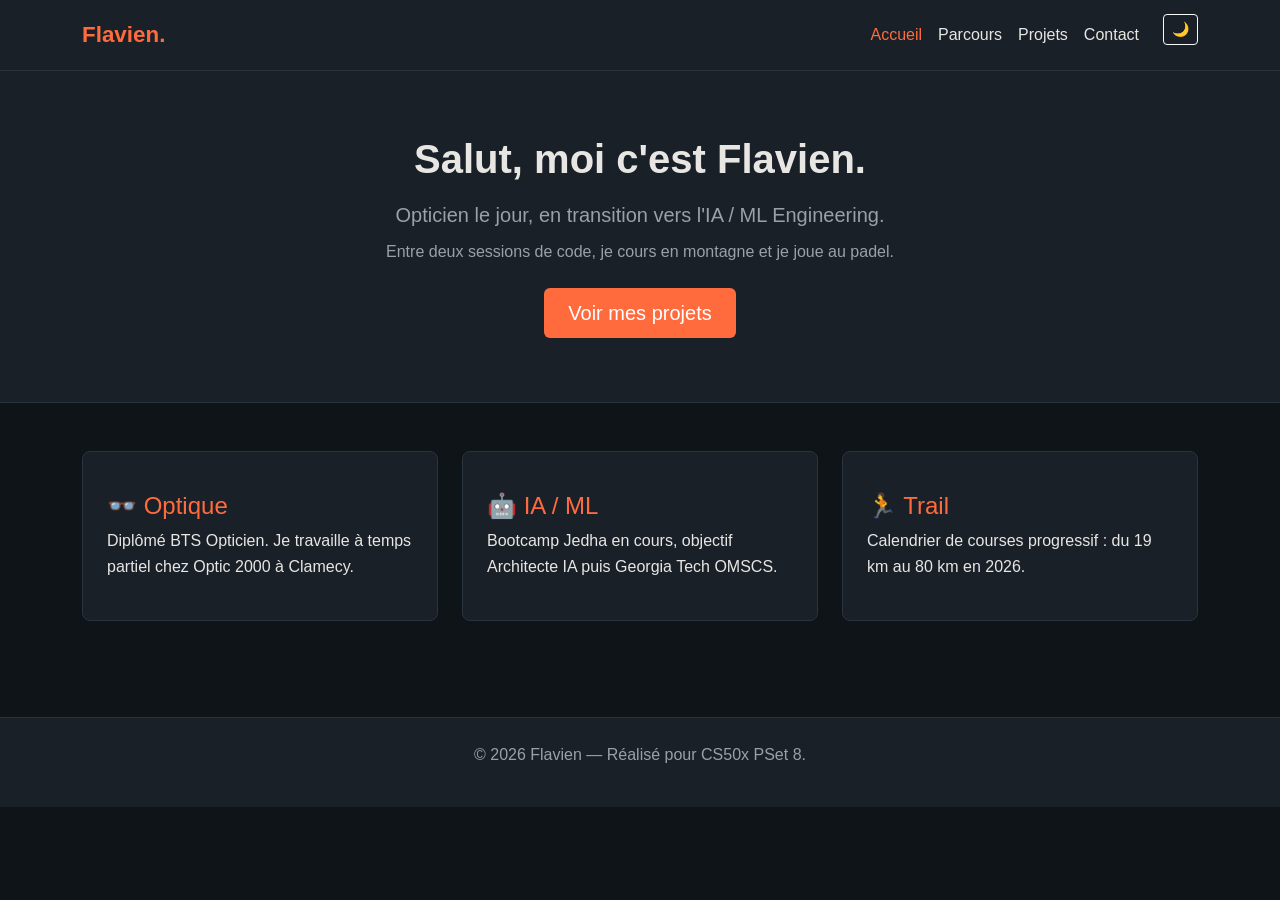
<file: Exercices/homepage/index.html>
<!DOCTYPE html>
<html lang="fr">
<head>
    <meta charset="UTF-8">
    <meta name="viewport" content="width=device-width, initial-scale=1.0">
    <title>Flavien — Accueil</title>
    <link href="https://cdn.jsdelivr.net/npm/bootstrap@5.3.2/dist/css/bootstrap.min.css" rel="stylesheet">
    <link href="styles.css" rel="stylesheet">
</head>
<body>

    <nav class="navbar navbar-expand-lg navbar-custom">
        <div class="container">
            <a class="navbar-brand" href="index.html">Flavien.</a>
            <button class="navbar-toggler" type="button" data-bs-toggle="collapse" data-bs-target="#menu">
                <span class="navbar-toggler-icon"></span>
            </button>
            <div class="collapse navbar-collapse" id="menu">
                <ul class="navbar-nav ms-auto">
                    <li class="nav-item"><a class="nav-link active" href="index.html">Accueil</a></li>
                    <li class="nav-item"><a class="nav-link" href="parcours.html">Parcours</a></li>
                    <li class="nav-item"><a class="nav-link" href="projets.html">Projets</a></li>
                    <li class="nav-item"><a class="nav-link" href="contact.html">Contact</a></li>
                    <li class="nav-item"><button id="theme-toggle" class="btn btn-sm btn-outline-light ms-lg-3">🌙</button></li>
                </ul>
            </div>
        </div>
    </nav>

    <main>
        <section class="hero text-center">
            <div class="container">
                <h1>Salut, moi c'est Flavien.</h1>
                <p class="lead">Opticien le jour, en transition vers l'IA / ML Engineering.</p>
                <p>Entre deux sessions de code, je cours en montagne et je joue au padel.</p>
                <a href="projets.html" class="btn btn-accent btn-lg mt-3">Voir mes projets</a>
            </div>
        </section>

        <section class="container py-5">
            <div class="row g-4">
                <div class="col-md-4">
                    <div class="card-custom">
                        <h2>👓 Optique</h2>
                        <p>Diplômé BTS Opticien. Je travaille à temps partiel chez Optic 2000 à Clamecy.</p>
                    </div>
                </div>
                <div class="col-md-4">
                    <div class="card-custom">
                        <h2>🤖 IA / ML</h2>
                        <p>Bootcamp Jedha en cours, objectif Architecte IA puis Georgia Tech OMSCS.</p>
                    </div>
                </div>
                <div class="col-md-4">
                    <div class="card-custom">
                        <h2>🏃 Trail</h2>
                        <p>Calendrier de courses progressif : du 19 km au 80 km en 2026.</p>
                    </div>
                </div>
            </div>
        </section>
    </main>

    <footer id="site-footer">
        <p>© 2026 Flavien — Réalisé pour CS50x PSet 8.</p>
    </footer>

    <script src="https://cdn.jsdelivr.net/npm/bootstrap@5.3.2/dist/js/bootstrap.bundle.min.js"></script>
    <script src="script.js"></script>
</body>
</html>
</file>
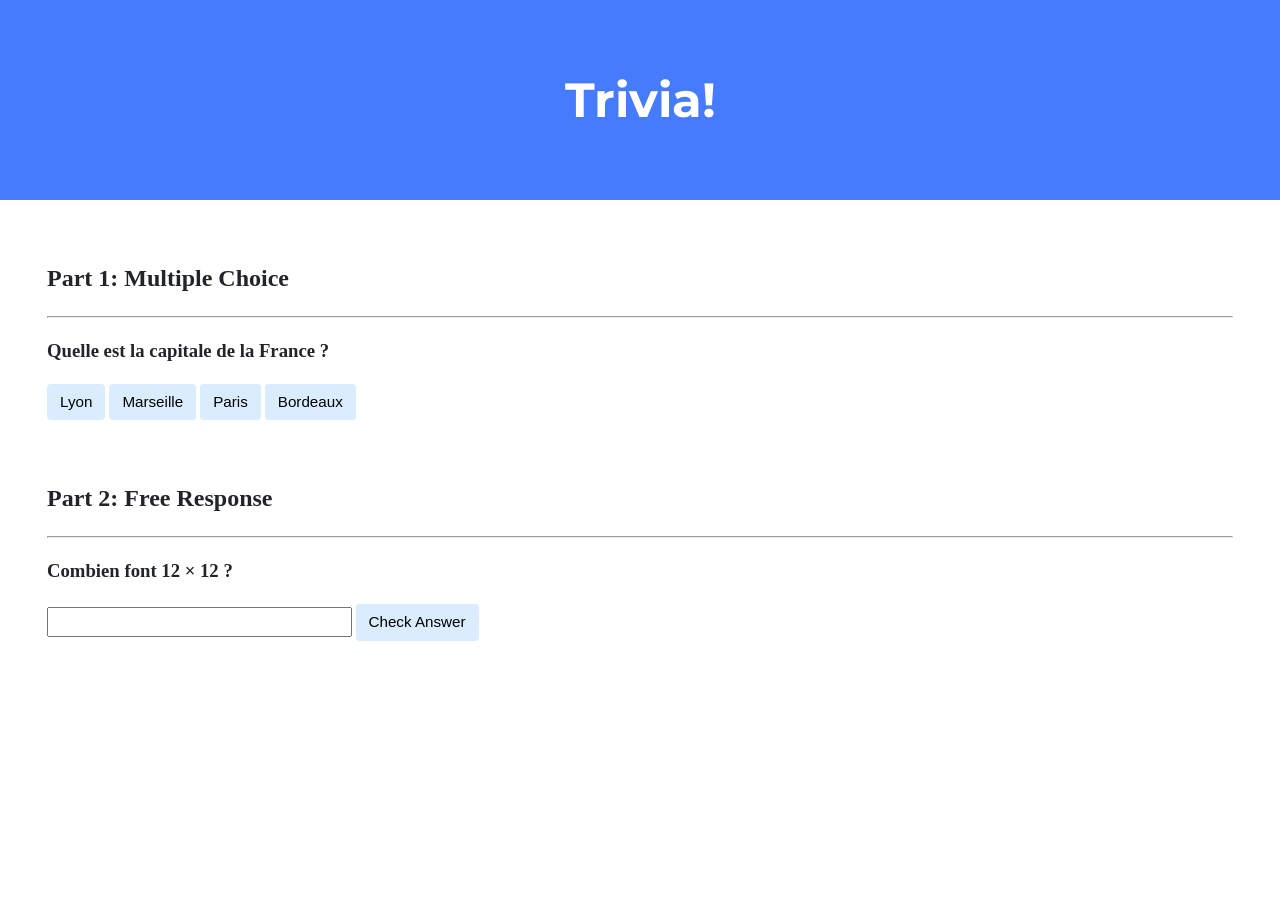
<file: Exercices/trivia/index.html>
<!DOCTYPE html>

<html lang="en">
    <head>
        <link href="https://fonts.googleapis.com/css2?family=Montserrat:wght@500&display=swap" rel="stylesheet">
        <link href="styles.css" rel="stylesheet">
        <title>Trivia!</title>
        <script>
            document.addEventListener('DOMContentLoaded', function() {

                let corrects = document.querySelectorAll('.correct');
                for (let i = 0; i < corrects.length; i++) {
                    corrects[i].addEventListener('click', function() {
                        corrects[i].style.backgroundColor = 'green';
                        corrects[i].parentElement.querySelector('.feedback').innerHTML = 'Correct!';
                    });
                }

                let incorrects = document.querySelectorAll('.incorrect');
                for (let i = 0; i < incorrects.length; i++) {
                    incorrects[i].addEventListener('click', function() {
                        incorrects[i].style.backgroundColor = 'red';
                        incorrects[i].parentElement.querySelector('.feedback').innerHTML = 'Incorrect';
                    });
                }

                document.querySelector('#check').addEventListener('click', function() {
                    let input = document.querySelector('input');
                    if (input.value === '144') {
                        input.style.backgroundColor = 'green';
                        input.parentElement.querySelector('.feedback').innerHTML = 'Correct!';
                    } else {
                        input.style.backgroundColor = 'red';
                        input.parentElement.querySelector('.feedback').innerHTML = 'Incorrect';
                    }
                });
            });
        </script>
    </head>
    <body>
        <div class="header">
            <h1>Trivia!</h1>
        </div>

        <div class="container">
            <div class="section">
                <h2>Part 1: Multiple Choice </h2>
                <hr>
                <h3>Quelle est la capitale de la France ?</h3>
                <button class="incorrect">Lyon</button>
                <button class="incorrect">Marseille</button>
                <button class="correct">Paris</button>
                <button class="incorrect">Bordeaux</button>
                <p class="feedback"></p>
            </div>

            <div class="section">
                <h2>Part 2: Free Response</h2>
                <hr>
                <h3>Combien font 12 × 12 ?</h3>
                <input type="text">
                <button id="check">Check Answer</button>
                <p class="feedback"></p>
            </div>
        </div>
    </body>
</html>
</file>
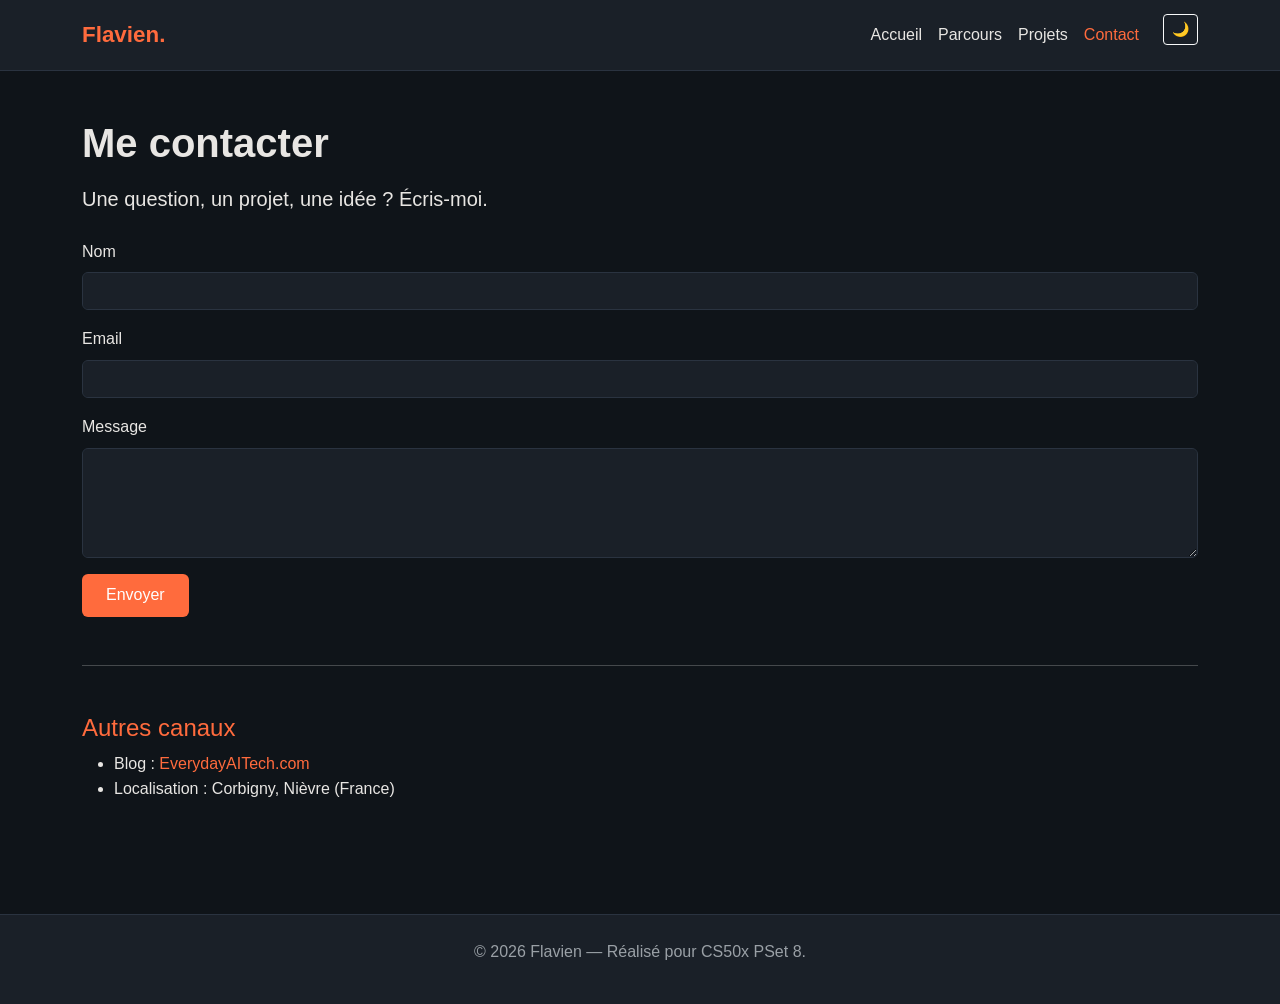
<file: Exercices/homepage/contact.html>
<!DOCTYPE html>
<html lang="fr">
<head>
    <meta charset="UTF-8">
    <meta name="viewport" content="width=device-width, initial-scale=1.0">
    <title>Flavien — Contact</title>
    <link href="https://cdn.jsdelivr.net/npm/bootstrap@5.3.2/dist/css/bootstrap.min.css" rel="stylesheet">
    <link href="styles.css" rel="stylesheet">
</head>
<body>

    <nav class="navbar navbar-expand-lg navbar-custom">
        <div class="container">
            <a class="navbar-brand" href="index.html">Flavien.</a>
            <button class="navbar-toggler" type="button" data-bs-toggle="collapse" data-bs-target="#menu">
                <span class="navbar-toggler-icon"></span>
            </button>
            <div class="collapse navbar-collapse" id="menu">
                <ul class="navbar-nav ms-auto">
                    <li class="nav-item"><a class="nav-link" href="index.html">Accueil</a></li>
                    <li class="nav-item"><a class="nav-link" href="parcours.html">Parcours</a></li>
                    <li class="nav-item"><a class="nav-link" href="projets.html">Projets</a></li>
                    <li class="nav-item"><a class="nav-link active" href="contact.html">Contact</a></li>
                    <li class="nav-item"><button id="theme-toggle" class="btn btn-sm btn-outline-light ms-lg-3">🌙</button></li>
                </ul>
            </div>
        </div>
    </nav>

    <main class="container py-5">
        <h1>Me contacter</h1>
        <p class="lead">Une question, un projet, une idée ? Écris-moi.</p>

        <form id="contact-form" class="mt-4" novalidate>
            <div class="mb-3">
                <label for="name" class="form-label">Nom</label>
                <input type="text" class="form-control" id="name" required>
            </div>

            <div class="mb-3">
                <label for="email" class="form-label">Email</label>
                <input type="email" class="form-control" id="email" required>
            </div>

            <div class="mb-3">
                <label for="message" class="form-label">Message</label>
                <textarea class="form-control" id="message" rows="4" required></textarea>
            </div>

            <button type="submit" class="btn btn-accent">Envoyer</button>
        </form>

        <div id="form-feedback" class="mt-3"></div>

        <hr class="my-5">

        <h2>Autres canaux</h2>
        <ul>
            <li>Blog : <a href="https://everydayaitech.com" target="_blank" rel="noopener">EverydayAITech.com</a></li>
            <li>Localisation : Corbigny, Nièvre (France)</li>
        </ul>
    </main>

    <footer id="site-footer">
        <p>© 2026 Flavien — Réalisé pour CS50x PSet 8.</p>
    </footer>

    <script src="https://cdn.jsdelivr.net/npm/bootstrap@5.3.2/dist/js/bootstrap.bundle.min.js"></script>
    <script src="script.js"></script>
</body>
</html>
</file>
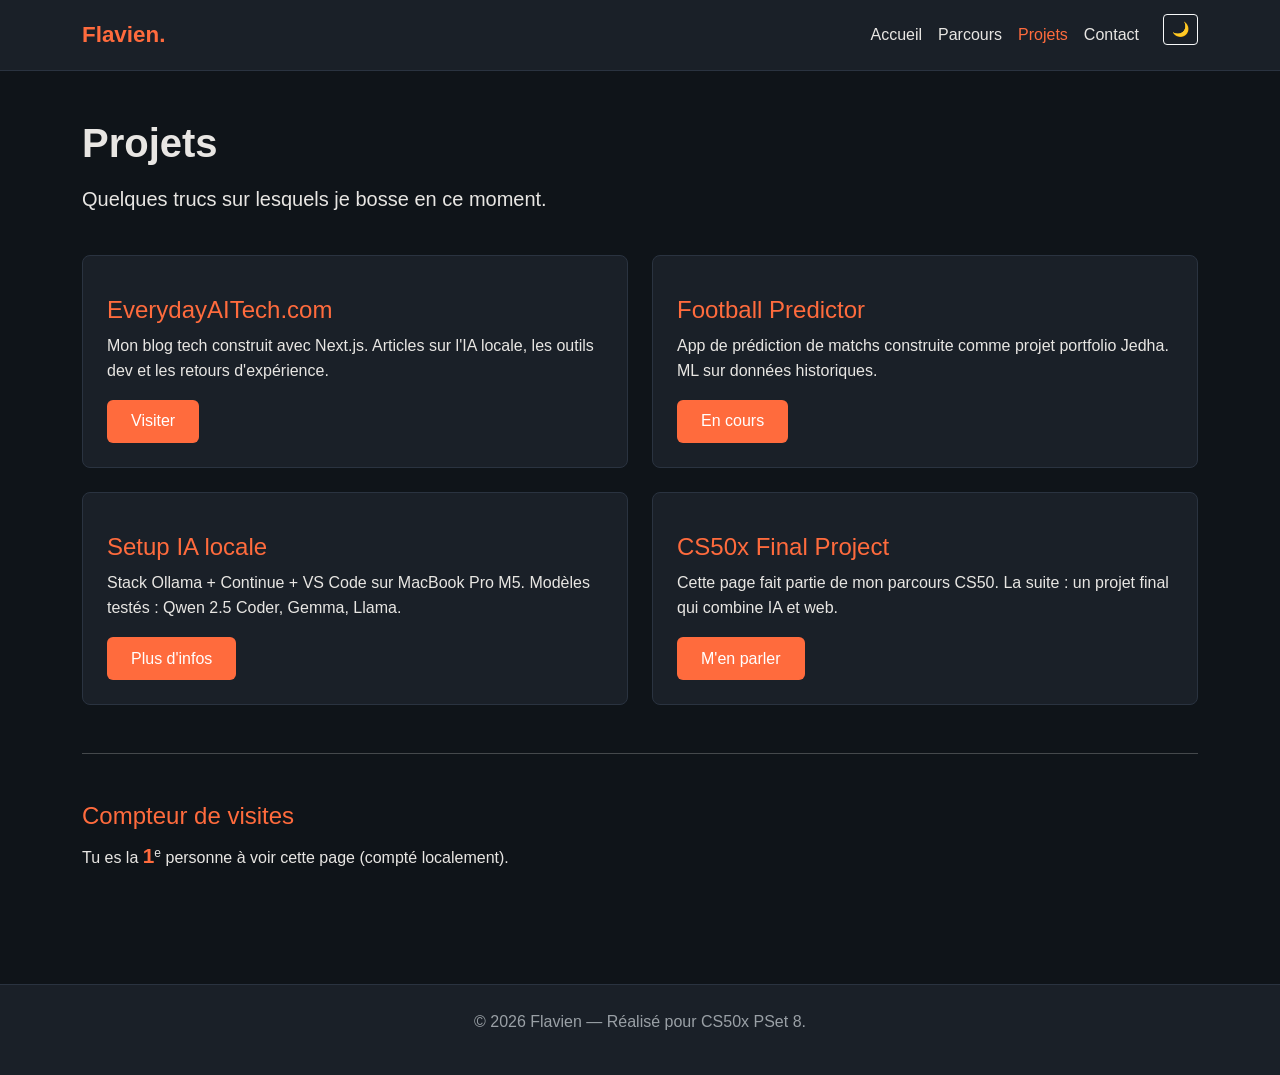
<file: Exercices/homepage/projet.html>
<!DOCTYPE html>
<html lang="fr">
<head>
    <meta charset="UTF-8">
    <meta name="viewport" content="width=device-width, initial-scale=1.0">
    <title>Flavien — Projets</title>
    <link href="https://cdn.jsdelivr.net/npm/bootstrap@5.3.2/dist/css/bootstrap.min.css" rel="stylesheet">
    <link href="styles.css" rel="stylesheet">
</head>
<body>

    <nav class="navbar navbar-expand-lg navbar-custom">
        <div class="container">
            <a class="navbar-brand" href="index.html">Flavien.</a>
            <button class="navbar-toggler" type="button" data-bs-toggle="collapse" data-bs-target="#menu">
                <span class="navbar-toggler-icon"></span>
            </button>
            <div class="collapse navbar-collapse" id="menu">
                <ul class="navbar-nav ms-auto">
                    <li class="nav-item"><a class="nav-link" href="index.html">Accueil</a></li>
                    <li class="nav-item"><a class="nav-link" href="parcours.html">Parcours</a></li>
                    <li class="nav-item"><a class="nav-link active" href="projets.html">Projets</a></li>
                    <li class="nav-item"><a class="nav-link" href="contact.html">Contact</a></li>
                    <li class="nav-item"><button id="theme-toggle" class="btn btn-sm btn-outline-light ms-lg-3">🌙</button></li>
                </ul>
            </div>
        </div>
    </nav>

    <main class="container py-5">
        <h1>Projets</h1>
        <p class="lead">Quelques trucs sur lesquels je bosse en ce moment.</p>

        <div class="row g-4 mt-3">

            <div class="col-md-6">
                <article class="card-custom">
                    <h2>EverydayAITech.com</h2>
                    <p>Mon blog tech construit avec Next.js. Articles sur l'IA locale, les outils dev et les retours d'expérience.</p>
                    <a href="https://everydayaitech.com" class="btn btn-accent" target="_blank" rel="noopener">Visiter</a>
                </article>
            </div>

            <div class="col-md-6">
                <article class="card-custom">
                    <h2>Football Predictor</h2>
                    <p>App de prédiction de matchs construite comme projet portfolio Jedha. ML sur données historiques.</p>
                    <button class="btn btn-accent" onclick="alert('Projet en cours, viens voir bientôt !')">En cours</button>
                </article>
            </div>

            <div class="col-md-6">
                <article class="card-custom">
                    <h2>Setup IA locale</h2>
                    <p>Stack Ollama + Continue + VS Code sur MacBook Pro M5. Modèles testés : Qwen 2.5 Coder, Gemma, Llama.</p>
                    <a href="parcours.html" class="btn btn-accent">Plus d'infos</a>
                </article>
            </div>

            <div class="col-md-6">
                <article class="card-custom">
                    <h2>CS50x Final Project</h2>
                    <p>Cette page fait partie de mon parcours CS50. La suite : un projet final qui combine IA et web.</p>
                    <a href="contact.html" class="btn btn-accent">M'en parler</a>
                </article>
            </div>

        </div>

        <hr class="my-5">

        <section>
            <h2>Compteur de visites</h2>
            <p>Tu es la <span id="visit-count" class="counter">1</span><sup>e</sup> personne à voir cette page (compté localement).</p>
        </section>
    </main>

    <footer id="site-footer">
        <p>© 2026 Flavien — Réalisé pour CS50x PSet 8.</p>
    </footer>

    <script src="https://cdn.jsdelivr.net/npm/bootstrap@5.3.2/dist/js/bootstrap.bundle.min.js"></script>
    <script src="script.js"></script>
</body>
</html>
</file>
<file: Exercices/homepage/styles.css>
/* === Variables (thème sombre par défaut) === */
:root {
    --bg: #0f1419;
    --surface: #1a2028;
    --text: #e8e6e3;
    --muted: #9aa0a6;
    --accent: #ff6b3d;
    --border: #2a3340;
}

body.light-mode {
    --bg: #fafaf7;
    --surface: #ffffff;
    --text: #1a1a1a;
    --muted: #555;
    --accent: #d94e1f;
    --border: #e0e0e0;
}

/* === Base (sélecteur de tag) === */
body {
    background-color: var(--bg);
    color: var(--text);
    font-family: 'Helvetica Neue', Arial, sans-serif;
    margin: 0;
    line-height: 1.6;
}

h1 {
    font-size: 2.5rem;
    font-weight: 700;
    margin-bottom: 1rem;
}

h2 {
    font-size: 1.5rem;
    color: var(--accent);
    margin-top: 1rem;
}

a {
    color: var(--accent);
    text-decoration: none;
}

/* === Sélecteur pseudo-classe === */
a:hover {
    text-decoration: underline;
}

/* === Sélecteur de classe === */
.navbar-custom {
    background-color: var(--surface);
    border-bottom: 1px solid var(--border);
    padding: 0.75rem 0;
}

.navbar-custom .navbar-brand {
    color: var(--accent);
    font-weight: 700;
    font-size: 1.4rem;
}

/* === Sélecteur descendant === */
.navbar-custom .nav-link {
    color: var(--text);
    padding: 0.5rem 1rem;
    transition: color 0.2s ease;
}

.navbar-custom .nav-link:hover,
.navbar-custom .nav-link.active {
    color: var(--accent);
}

.hero {
    padding: 4rem 1rem;
    background-color: var(--surface);
    border-bottom: 1px solid var(--border);
}

.hero p {
    color: var(--muted);
    max-width: 600px;
    margin: 0.5rem auto;
}

.card-custom {
    background-color: var(--surface);
    border: 1px solid var(--border);
    border-radius: 8px;
    padding: 1.5rem;
    height: 100%;
    transition: transform 0.2s ease, border-color 0.2s ease;
}

.card-custom:hover {
    transform: translateY(-4px);
    border-color: var(--accent);
}

.btn-accent {
    background-color: var(--accent);
    color: #fff;
    border: none;
    padding: 0.6rem 1.5rem;
    border-radius: 6px;
    font-weight: 500;
    transition: opacity 0.2s ease;
}

.btn-accent:hover {
    opacity: 0.85;
    color: #fff;
}

.counter {
    color: var(--accent);
    font-weight: 700;
    font-size: 1.3rem;
}

.form-control {
    background-color: var(--surface);
    border: 1px solid var(--border);
    color: var(--text);
}

.form-control:focus {
    background-color: var(--surface);
    color: var(--text);
    border-color: var(--accent);
    box-shadow: 0 0 0 0.15rem rgba(255, 107, 61, 0.25);
}

figcaption {
    color: var(--muted);
    font-style: italic;
    margin-top: 0.5rem;
}

/* === Sélecteur d'ID === */
#site-footer {
    background-color: var(--surface);
    border-top: 1px solid var(--border);
    color: var(--muted);
    text-align: center;
    padding: 1.5rem;
    margin-top: 3rem;
}

#theme-toggle {
    margin-left: 0.5rem;
}

/* === Responsive (mobile) === */
@media (max-width: 768px) {
    h1 {
        font-size: 1.8rem;
    }
    .hero {
        padding: 2.5rem 1rem;
    }
}
</file>
<file: Exercices/trivia/styles.css>
body {
    background-color: #fff;
    color: #212529;
    font-size: 1rem;
    font-weight: 400;
    line-height: 1.5;
    margin: 0;
    text-align: left;
}

.container {
    margin-left: auto;
    margin-right: auto;
    padding-left: 15px;
    padding-right: 15px;
}

.header {
    background-color: #477bff;
    color: #fff;
    margin-bottom: 2rem;
    padding: 2rem 1rem;
    text-align: center;
}

.section {
    padding: 0.5rem 2rem 1rem 2rem;
}

.section:hover {
    background-color: #f5f5f5;
    transition: color 2s ease-in-out, background-color 0.15s ease-in-out;
}

h1 {
    font-family: 'Montserrat', sans-serif;
    font-size: 48px;
}

button, input[type="submit"] {
    background-color: #d9edff;
    border: 1px solid transparent;
    border-radius: 0.25rem;
    font-size: 0.95rem;
    font-weight: 400;
    line-height: 1.5;
    padding: 0.375rem 0.75rem;
    text-align: center;
    transition: color 0.15s ease-in-out, background-color 0.15s ease-in-out, border-color 0.15s ease-in-out, box-shadow 0.15s ease-in-out;
    vertical-align: middle;
}


input[type="text"] {
    line-height: 1.8;
    width: 25%;
}

input[type="text"]:hover {
    background-color: #f5f5f5;
    transition: color 2s ease-in-out, background-color 0.15s ease-in-out;
}
</file>
